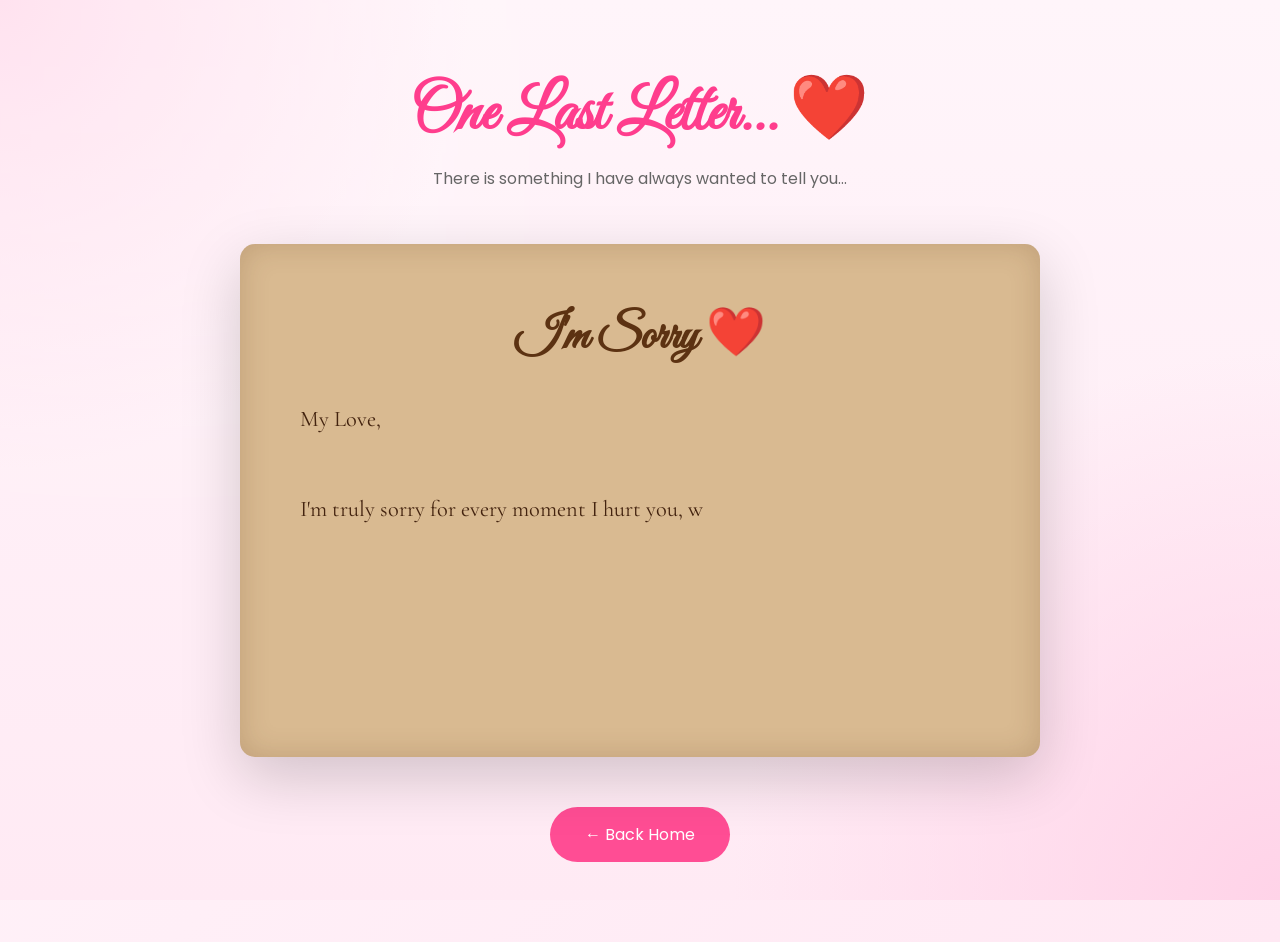
<file: pages/apology.html>
<!DOCTYPE html>
<html lang="en">

<head>

<meta charset="UTF-8">
<meta name="viewport" content="width=device-width, initial-scale=1.0">

<title>I'm Sorry ❤️</title>

<link rel="preconnect" href="https://fonts.googleapis.com">
<link rel="preconnect" href="https://fonts.gstatic.com" crossorigin>

<link href="https://fonts.googleapis.com/css2?family=Great+Vibes&family=Poppins:wght@300;400;500;600&family=Cormorant+Garamond:wght@400;500;600&display=swap" rel="stylesheet">

<link rel="stylesheet" href="../style.css">
<link rel="stylesheet" href="../css/apology.css">

</head>

<body>

<div class="apology-page">

    <h1>One Last Letter... ❤️</h1>

    <p class="sub-text">
        There is something I have always wanted to tell you...
    </p>

    <div class="letter-card">

        <h2>I'm Sorry ❤️</h2>

        <div id="apologyText"></div>

    </div>

    <a href="../index.html" class="back-btn">

        ← Back Home

    </a>

</div>

<script src="../js/apology.js"></script>

</body>

</html>
</file>
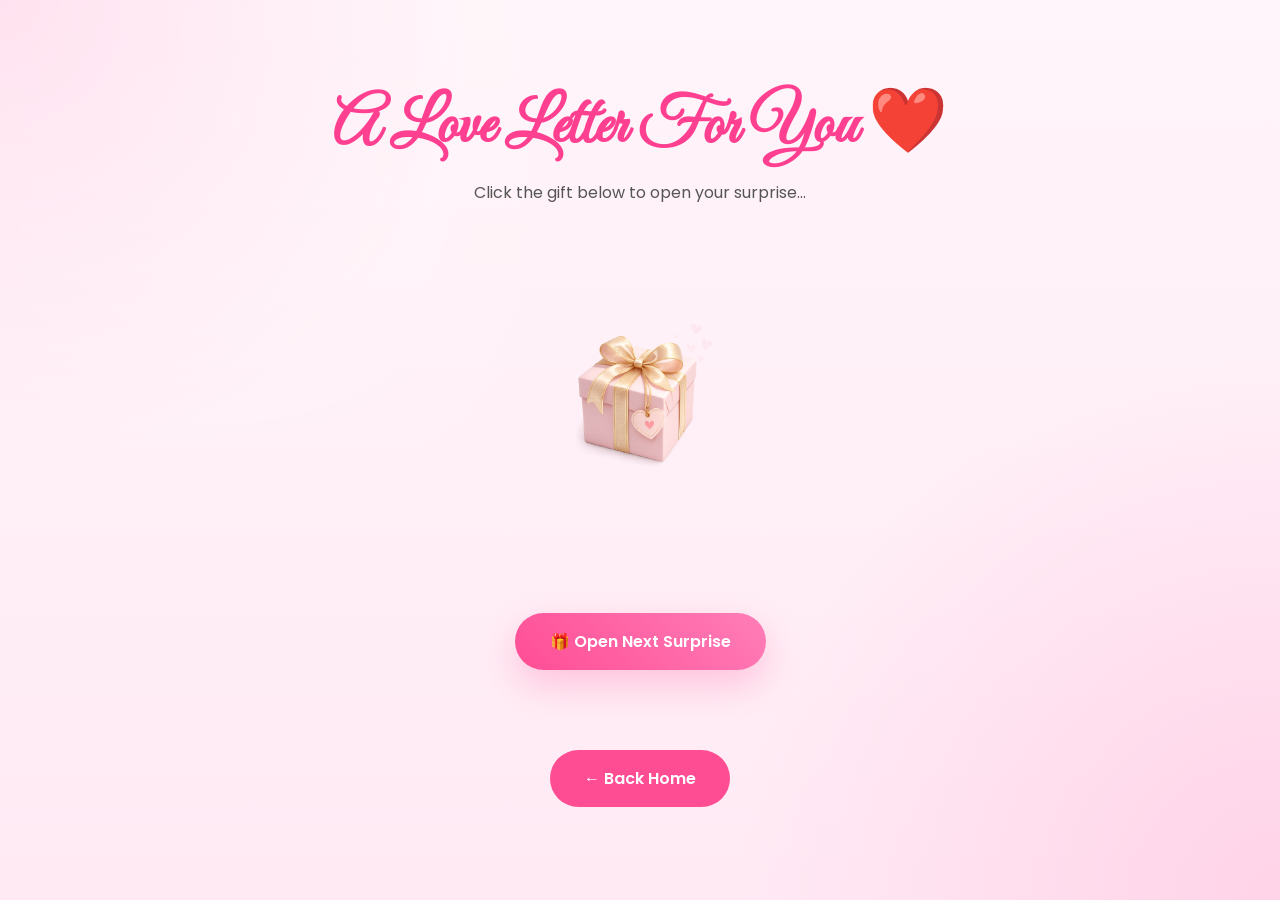
<file: pages/love-letter.html>
<!DOCTYPE html>
<html lang="en">

<head>

    <meta charset="UTF-8">
    <meta name="viewport" content="width=device-width, initial-scale=1.0">

    <title>Love Letter ❤️</title>

    <link rel="preconnect" href="https://fonts.googleapis.com">
    <link rel="preconnect" href="https://fonts.gstatic.com" crossorigin>

    <link href="https://fonts.googleapis.com/css2?family=Great+Vibes&family=Poppins:wght@300;400;500;600&family=Cormorant+Garamond:wght@400;500;600&display=swap" rel="stylesheet">

    <link rel="stylesheet" href="../style.css">
    <link rel="stylesheet" href="../css/animations.css">
    <link rel="stylesheet" href="../css/letter.css">

</head>

<body>

<div class="letter-page">

    <h1>A Love Letter For You ❤️</h1>

    <p class="subtitle">
        Click the gift below to open your surprise...
    </p>

    <!-- Gift -->

    <div class="gift-container">

        <div id="giftBox">

            <img src="../assets/images/gift.PNG" alt="Gift Box">

        </div>

    </div>

    <!-- Envelope -->

    <div id="envelopeContainer" style="display:none;">

        <div id="envelope">

            <div class="seal">
                ❤️
            </div>

        </div>

    </div>

    <!-- Letter -->

    <div id="paper" style="display:none;">

        <div class="paper-content">

            <h2>My Dearest Vrityanshi ❤️</h2>

            <div id="letterText"></div>

        </div>

    </div>

    <a href="reasons.html" class="next-btn">

        🎁 Open Next Surprise

    </a>

    <a href="../index.html" class="back-btn">

        ← Back Home

    </a>

</div>

<script src="../js/letter.js"></script>

</body>

</html>
</file>
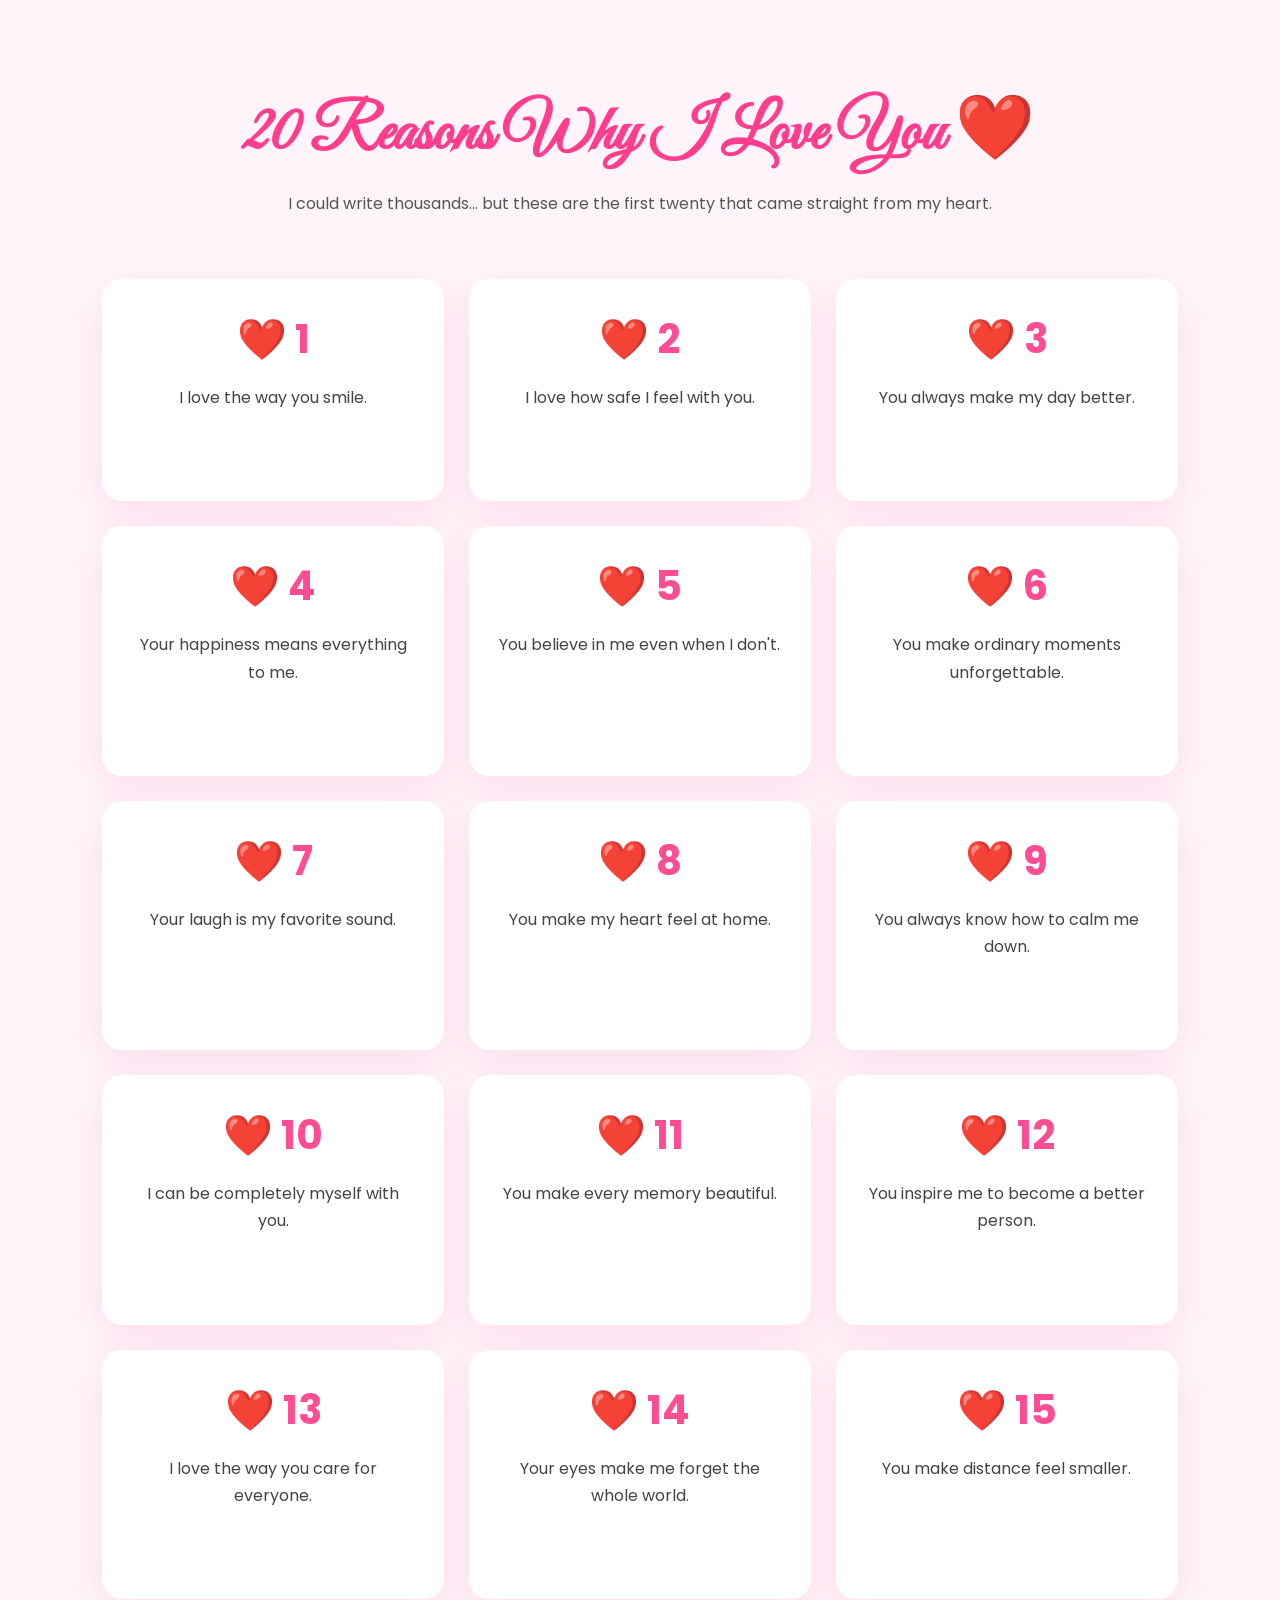
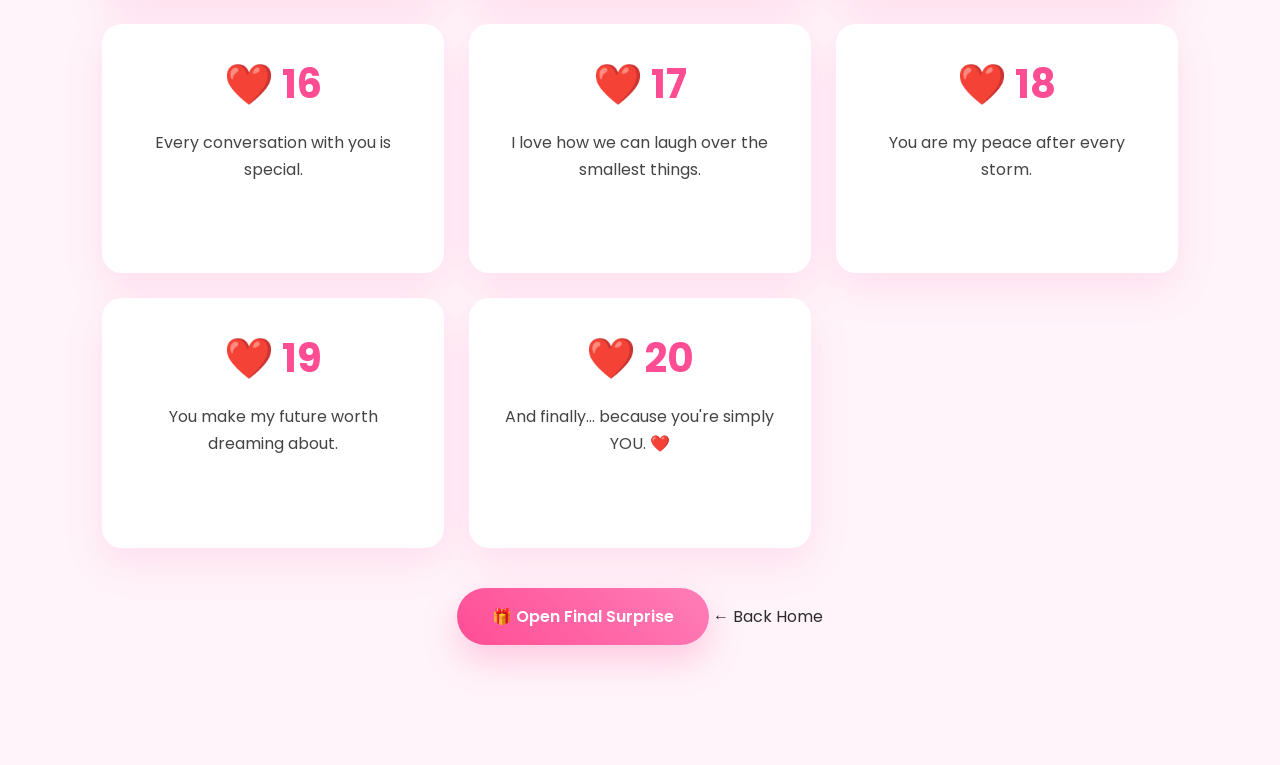
<file: pages/reasons.html>
<!DOCTYPE html>
<html lang="en">

<head>

    <meta charset="UTF-8">
    <meta name="viewport" content="width=device-width, initial-scale=1.0">

    <title>100 Reasons ❤️</title>

    <link rel="preconnect" href="https://fonts.googleapis.com">
    <link rel="preconnect" href="https://fonts.gstatic.com" crossorigin>

    <link href="https://fonts.googleapis.com/css2?family=Great+Vibes&family=Poppins:wght@300;400;500;600&display=swap" rel="stylesheet">

    <link rel="stylesheet" href="../style.css">
    <link rel="stylesheet" href="../css/reasons.css">

</head>

<body>

<div class="reasons-page">

    <h1>20 Reasons Why I Love You ❤️</h1>

    <p>
        I could write thousands...
        but these are the first twenty that came straight from my heart.
    </p>

    <div id="reasonsContainer"></div>

    <a href="apology.html" class="next-btn">
        🎁 Open Final Surprise
    </a>

    <a href="../index.html" class="back-btn">
        ← Back Home
    </a>

</div>

<script src="../js/reasons.js"></script>

</body>

</html>
</file>
<file: style.css>
/* ==========================================
   GLOBAL RESET
========================================== */

*,
*::before,
*::after{
    margin:0;
    padding:0;
    box-sizing:border-box;
}

html{
    scroll-behavior:smooth;
}

body{

    font-family:'Poppins',sans-serif;

    background:#fff4fa;

    color:#2c2c2c;

    overflow-x:hidden;

    min-height:100vh;

}

/* ==========================================
   ROOT COLORS
========================================== */

:root{

    --primary:#ff4d94;

    --secondary:#ff8fbe;

    --lightPink:#ffe5f1;

    --bg:#fff4fa;

    --white:#ffffff;

    --text:#333;

    --glass:rgba(255,255,255,.28);

    --shadow:0 15px 45px rgba(255,77,148,.18);

    --radius:22px;

}

/* ==========================================
   LINKS
========================================== */

a{

    text-decoration:none;

    color:inherit;

}

/* ==========================================
   BUTTONS
========================================== */

button{

    border:none;

    cursor:pointer;

    font-family:inherit;

}

/* ==========================================
   IMAGES
========================================== */

img{

    display:block;

    width:100%;

    user-select:none;

    -webkit-user-drag:none;

}

/* ==========================================
   HEADINGS
========================================== */

h1{

    font-size:4rem;

    line-height:1.1;

}

h2{

    font-size:2.5rem;

}

h3{

    font-size:1.5rem;

}

/* ==========================================
   PARAGRAPH
========================================== */

p{

    line-height:1.8;

}

/* ==========================================
   SECTION
========================================== */

section{

    padding:100px 8%;

    position:relative;

}

/* ==========================================
   GLASS CARD
========================================== */

.glass{

    background:var(--glass);

    backdrop-filter:blur(18px);

    border:1px solid rgba(255,255,255,.35);

    border-radius:var(--radius);

    box-shadow:var(--shadow);

}

/* ==========================================
   CUSTOM SCROLLBAR
========================================== */

::-webkit-scrollbar{

    width:10px;

}

::-webkit-scrollbar-track{

    background:#ffe3ef;

}

::-webkit-scrollbar-thumb{

    background:#ff4d94;

    border-radius:20px;

}

::-webkit-scrollbar-thumb:hover{

    background:#ff2f84;

}

/* ==========================================
   SELECTION
========================================== */

::selection{

    background:#ff4d94;

    color:white;

}

/* ==========================================
   MAIN
========================================== */

main{

    display:none;

}

/* ==========================================
   FLOATING HEARTS CONTAINER
========================================== */

#floating-hearts{

    position:fixed;

    inset:0;

    pointer-events:none;

    overflow:hidden;

    z-index:2;

}

/* ==========================================
   GRADIENT BACKGROUND
========================================== */

body::before{

    content:"";

    position:fixed;

    inset:0;

    background:
    radial-gradient(circle at top left,#ffd8ea 0%,transparent 30%),
    radial-gradient(circle at bottom right,#ffd3e8 0%,transparent 35%),
    linear-gradient(180deg,#fff5fa,#ffeaf4);

    z-index:-2;

}

/* ==========================================
   LIGHT EFFECT
========================================== */

body::after{

    content:"";

    position:fixed;

    width:600px;

    height:600px;

    background:rgba(255,255,255,.3);

    filter:blur(120px);

    top:-200px;

    left:-150px;

    z-index:-1;

}

/* ==========================================
   RESPONSIVE
========================================== */

@media(max-width:992px){

    h1{

        font-size:3rem;

    }

    h2{

        font-size:2rem;

    }

}

@media(max-width:768px){

    section{

        padding:80px 20px;

    }

    h1{

        font-size:2.4rem;

    }

    h2{

        font-size:1.8rem;

    }

    h3{

        font-size:1.2rem;

    }

}

@media(max-width:480px){

    h1{

        font-size:2rem;

    }

    h2{

        font-size:1.5rem;

    }

}
.next-btn{

display:inline-block;

margin-top:40px;

margin-bottom:20px;

padding:16px 35px;

background:linear-gradient(45deg,#ff4d94,#ff7eb8);

color:white;

border-radius:50px;

font-weight:600;

transition:.3s;

box-shadow:0 15px 35px rgba(255,77,148,.25);

}

.next-btn:hover{

transform:translateY(-5px);

box-shadow:0 20px 45px rgba(255,77,148,.35);

}
/* ==========================================
   FLOATING HEARTS
========================================== */

.floating-heart{

    position:fixed;

    bottom:-40px;

    color:#ff4d94;

    opacity:.6;

    pointer-events:none;

    z-index:999;

    animation:heartRise linear forwards;

}

@keyframes heartRise{

    from{

        transform:translateY(0) scale(.8);

        opacity:.7;

    }

    to{

        transform:translateY(-120vh) scale(1.6);

        opacity:0;

    }

}
</file>
<file: css/apology.css>
body{

background:linear-gradient(135deg,#fff6fb,#ffe8f3);

min-height:100vh;

font-family:'Poppins',sans-serif;

}

.apology-page{

padding:80px 20px;

display:flex;

flex-direction:column;

align-items:center;

text-align:center;

}

.apology-page h1{

font-family:'Great Vibes',cursive;

font-size:4rem;

color:#ff3d8d;

margin-bottom:15px;

}

.sub-text{

color:#666;

margin-bottom:50px;

}

.letter-card{

width:90%;

max-width:800px;

background:#d9ba91;

padding:60px;

border-radius:15px;

box-shadow:0 20px 60px rgba(0,0,0,.18);

font-family:'Cormorant Garamond',serif;

text-align:left;

position:relative;

}

.letter-card::before{

content:"";

position:absolute;

inset:0;

box-shadow:inset 0 0 30px rgba(90,50,20,.2);

border-radius:15px;

pointer-events:none;

}

.letter-card h2{

font-family:'Great Vibes',cursive;

font-size:3rem;

color:#5c3212;

margin-bottom:30px;

text-align:center;

}

#apologyText{

font-size:1.4rem;

line-height:2;

color:#43230f;

white-space:pre-line;

min-height:300px;

}

.back-btn{

margin-top:50px;

padding:15px 35px;

background:#ff4d94;

color:#fff;

border-radius:50px;

transition:.3s;

}

.back-btn:hover{

background:#ff2f84;

transform:translateY(-5px);

}

@media(max-width:768px){

.apology-page h1{

font-size:2.8rem;

}

.letter-card{

padding:30px;

}

#apologyText{

font-size:1.1rem;

}

}
</file>
<file: css/animations.css>
/* ==========================================
   FADE UP
========================================== */

@keyframes fadeUp{

    from{

        opacity:0;
        transform:translateY(60px);

    }

    to{

        opacity:1;
        transform:translateY(0);

    }

}

/* ==========================================
   FADE IN
========================================== */

@keyframes fadeIn{

    from{

        opacity:0;

    }

    to{

        opacity:1;

    }

}

/* ==========================================
   ZOOM IN
========================================== */

@keyframes zoomIn{

    from{

        opacity:0;
        transform:scale(.85);

    }

    to{

        opacity:1;
        transform:scale(1);

    }

}

/* ==========================================
   FLOAT
========================================== */

@keyframes floating{

    0%{

        transform:translateY(0);

    }

    50%{

        transform:translateY(-12px);

    }

    100%{

        transform:translateY(0);

    }

}

/* ==========================================
   HEART BEAT
========================================== */

@keyframes heartbeat{

    0%{

        transform:scale(1);

    }

    20%{

        transform:scale(1.08);

    }

    40%{

        transform:scale(.95);

    }

    60%{

        transform:scale(1.1);

    }

    100%{

        transform:scale(1);

    }

}

/* ==========================================
   GLOW
========================================== */

@keyframes glow{

    0%{

        box-shadow:0 0 15px rgba(255,77,148,.25);

    }

    50%{

        box-shadow:
        0 0 40px rgba(255,77,148,.55);

    }

    100%{

        box-shadow:0 0 15px rgba(255,77,148,.25);

    }

}

/* ==========================================
   ROTATE
========================================== */

@keyframes rotateSlow{

    from{

        transform:rotate(0deg);

    }

    to{

        transform:rotate(360deg);

    }

}

/* ==========================================
   SHINE
========================================== */

@keyframes shine{

    from{

        left:-120%;

    }

    to{

        left:120%;

    }

}

/* ==========================================
   BOUNCE
========================================== */

@keyframes bounce{

    0%,100%{

        transform:translateY(0);

    }

    50%{

        transform:translateY(-18px);

    }

}

/* ==========================================
   POP
========================================== */

@keyframes pop{

    0%{

        transform:scale(.6);

        opacity:0;

    }

    100%{

        transform:scale(1);

        opacity:1;

    }

}

/* ==========================================
   SLIDE LEFT
========================================== */

@keyframes slideLeft{

    from{

        transform:translateX(100px);

        opacity:0;

    }

    to{

        transform:translateX(0);

        opacity:1;

    }

}

/* ==========================================
   SLIDE RIGHT
========================================== */

@keyframes slideRight{

    from{

        transform:translateX(-100px);

        opacity:0;

    }

    to{

        transform:translateX(0);

        opacity:1;

    }

}

/* ==========================================
   FLOATING HEART
========================================== */

.floating-heart{

    position:fixed;

    color:#ff4d94;

    font-size:22px;

    pointer-events:none;

    animation:heartFly 6s linear forwards;

    z-index:999;

}

@keyframes heartFly{

    from{

        transform:translateY(0) scale(.7);

        opacity:1;

    }

    to{

        transform:translateY(-100vh) scale(1.6);

        opacity:0;

    }

}
</file>
<file: css/letter.css>
/* ==========================================
   LOVE LETTER PAGE
========================================== */

body{

    background:linear-gradient(135deg,#ffd9ea,#fff3f8);

    min-height:100vh;

    overflow-x:hidden;

    font-family:'Poppins',sans-serif;

}

/* Main */

.letter-page{

    width:100%;

    min-height:100vh;

    display:flex;

    flex-direction:column;

    justify-content:center;

    align-items:center;

    text-align:center;

    padding:60px 20px;

}

/* Heading */

.letter-page h1{

    font-family:'Great Vibes',cursive;

    font-size:4rem;

    color:#ff3f90;

    margin-bottom:15px;

}

.letter-page p{

    color:#555;

    margin-bottom:60px;

}

/* =============================
        GIFT
============================= */

.gift-container{

    margin-bottom:50px;

}

#giftBox{

    width:170px;

    cursor:pointer;

    transition:.4s;

    animation:giftFloat 3s ease-in-out infinite;

}

#giftBox img{

    width:100%;

}

#giftBox:hover{

    transform:scale(1.08);

}

@keyframes giftFloat{

0%,100%{

transform:translateY(0px);

}

50%{

transform:translateY(-15px);

}

}

/* =============================
     ENVELOPE
============================= */

#envelopeContainer{

    display:none;

    animation:fadeIn .7s;

}

#envelope{

    width:320px;

    height:210px;

    background:#f6dcb5;

    position:relative;

    border-radius:12px;

    box-shadow:0 20px 45px rgba(0,0,0,.15);

    cursor:pointer;

    transition:.5s;

}

#envelope:hover{

    transform:translateY(-6px);

}

#envelope::before{

    content:"";

    position:absolute;

    left:0;

    right:0;

    top:0;

    margin:auto;

    width:0;

    height:0;

    border-left:160px solid transparent;

    border-right:160px solid transparent;

    border-top:110px solid #efd2a6;

}

.seal{

    position:absolute;

    width:65px;

    height:65px;

    border-radius:50%;

    background:#d62839;

    color:#fff;

    display:flex;

    justify-content:center;

    align-items:center;

    font-size:28px;

    left:50%;

    top:50%;

    transform:translate(-50%,-50%);

    box-shadow:0 10px 25px rgba(0,0,0,.2);

}

/* =============================
        PAPER
============================= */

#paper{

    display:none;

    margin-top:40px;

    width:90%;

    max-width:700px;

    animation:paperOpen 1s ease;

}

.paper-content{

    background:#d8b98d;

    background-image:

    radial-gradient(rgba(255,255,255,.12) 1px,transparent 1px);

    background-size:18px 18px;

    border-radius:10px;

    padding:60px;

    position:relative;

    box-shadow:0 20px 50px rgba(0,0,0,.25);

    font-family:'Cormorant Garamond',serif;

}

/* Burn Effect */

.paper-content::before{

content:"";

position:absolute;

top:0;

left:0;

right:0;

bottom:0;

border-radius:10px;

box-shadow:

inset 0 0 30px rgba(80,40,10,.25);

pointer-events:none;

}

/* Heading */

.paper-content h2{

font-family:'Great Vibes',cursive;

font-size:3rem;

margin-bottom:35px;

color:#6a3412;

}

/* Letter */

#letterText{

text-align:left;

font-size:1.45rem;

line-height:2;

color:#44250d;

white-space:pre-line;

min-height:300px;

}

/* =============================
      BACK BUTTON
============================= */

.back-btn{

margin-top:60px;

padding:16px 34px;

border-radius:50px;

background:#ff4d94;

color:white;

font-weight:600;

transition:.3s;

}

.back-btn:hover{

background:#ff2e81;

transform:translateY(-4px);

}

/* =============================
        OPEN
============================= */

.openGift{

animation:giftOpen .8s forwards;

}

@keyframes giftOpen{

0%{

transform:scale(1);

}

40%{

transform:scale(.85);

}

70%{

transform:scale(1.15);

}

100%{

opacity:0;

transform:scale(0);

}

}

@keyframes paperOpen{

from{

opacity:0;

transform:translateY(120px);

}

to{

opacity:1;

transform:translateY(0);

}

}

/* =============================
      RESPONSIVE
============================= */

@media(max-width:768px){

.letter-page h1{

font-size:2.7rem;

}

.paper-content{

padding:35px 25px;

}

.paper-content h2{

font-size:2.2rem;

}

#letterText{

font-size:1.15rem;

}

#envelope{

width:260px;

height:170px;

}

#envelope::before{

border-left:130px solid transparent;

border-right:130px solid transparent;

border-top:90px solid #efd2a6;

}

}
</file>
<file: css/reasons.css>
.reasons-page{

padding:100px 8%;

background:#fff4fa;

min-height:100vh;

text-align:center;

}

.reasons-page h1{

font-family:"Great Vibes",cursive;

font-size:4rem;

color:#ff3d8d;

margin-bottom:20px;

}

.reasons-page p{

margin-bottom:60px;

color:#555;

}

#reasonsContainer{

display:grid;

grid-template-columns:repeat(auto-fit,minmax(280px,1fr));

gap:25px;

}

.reason-card{

background:white;

padding:30px;

border-radius:20px;

box-shadow:0 15px 40px rgba(255,77,148,.12);

transition:.3s;

}

.reason-card:hover{

transform:translateY(-8px);

}

.reason-card h2{

color:#ff4d94;

margin-bottom:15px;

}

.reason-card p{

color:#444;

line-height:1.7;

}
</file>
